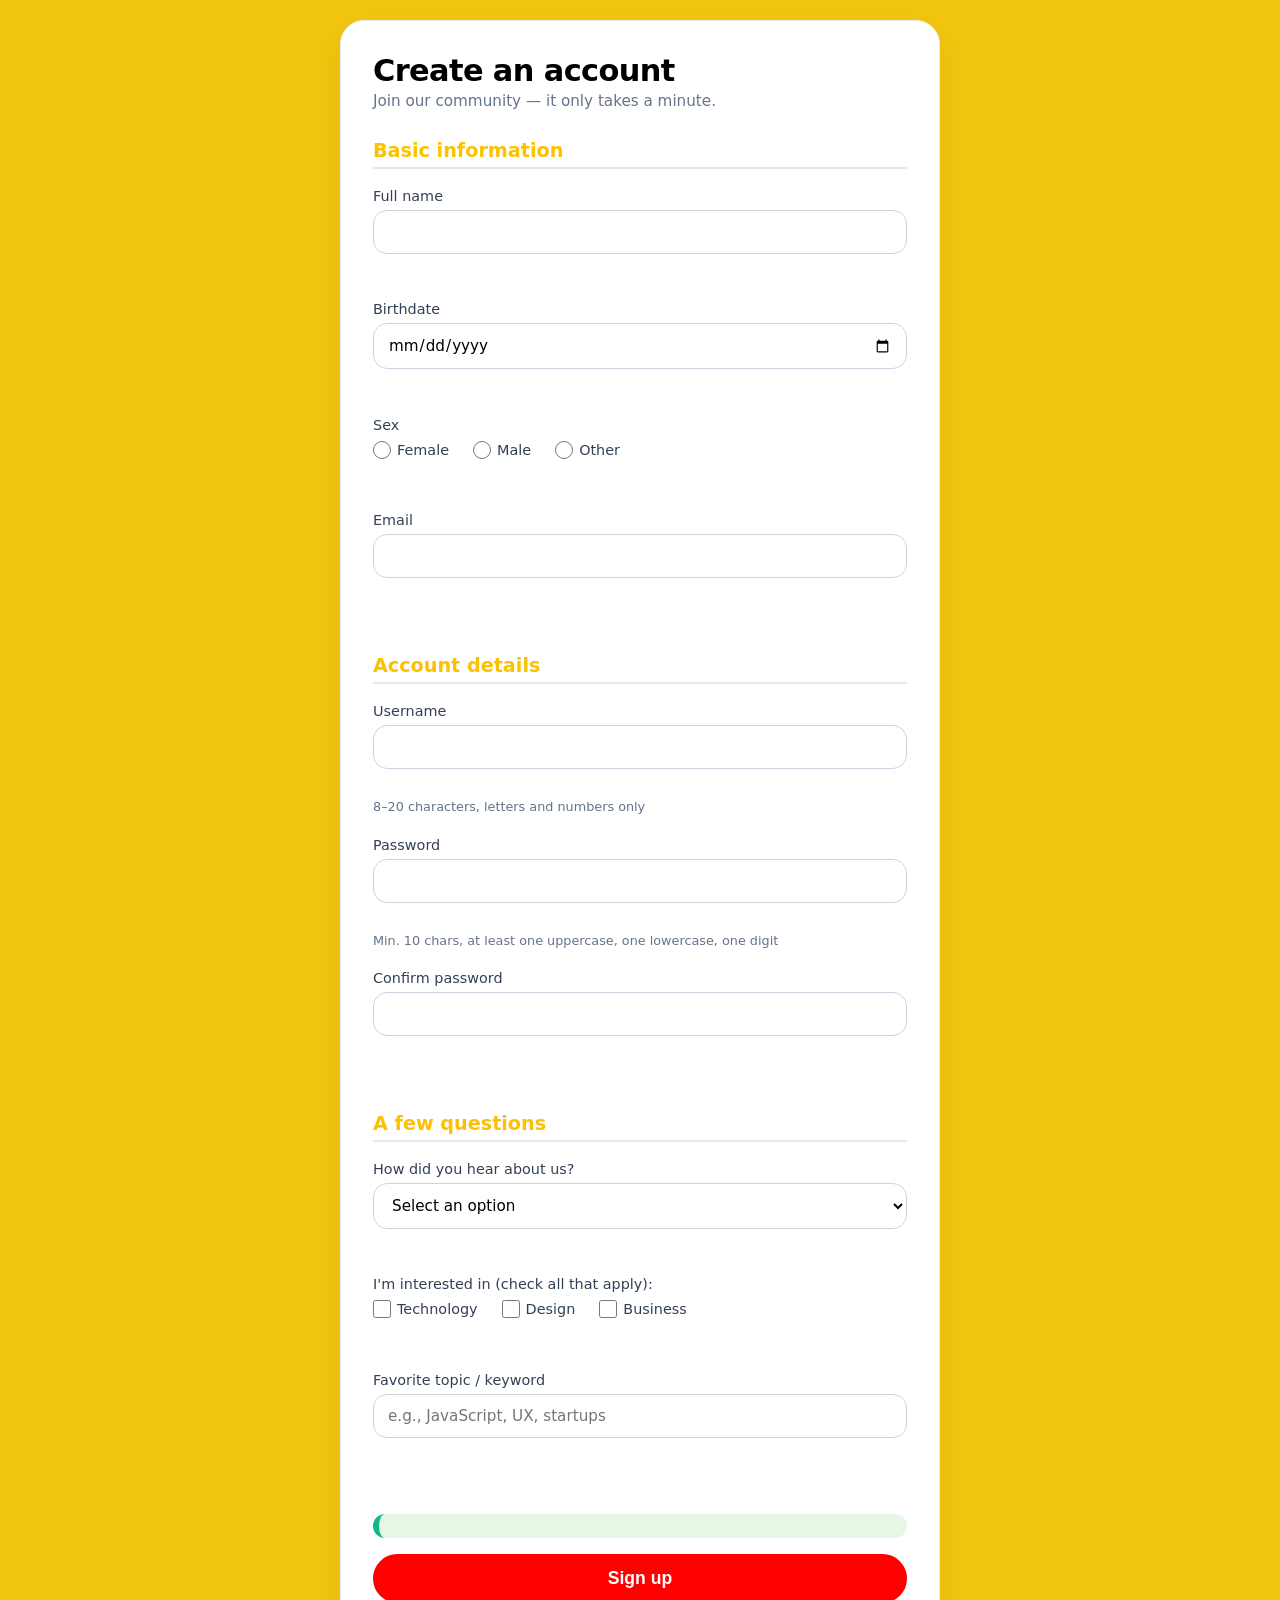
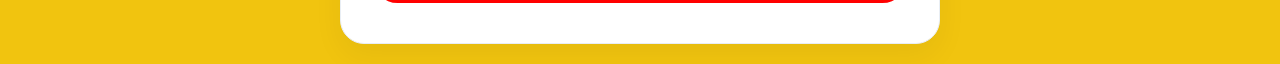
<file: index.html>
<!DOCTYPE html>
<html lang="en">
<head>
  <meta charset="UTF-8">
  <meta name="viewport" content="width=device-width, initial-scale=1.0">
  <title>Sign Up · Smart Cities, Sustainable Future</title>
    <link rel="icon" type="image/x-icon" href="SDG.png">
  <link rel="stylesheet" href="styles.css">
</head>
<body>
  <div class="signup-container">
    <h1>Create an account</h1>
    <p class="subhead">Join our community — it only takes a minute.</p>

    <form id="signupForm" onsubmit="return validateForm()">
      <!-- ========== PERSONAL INFORMATION ========== -->
      <fieldset>
        <legend>Basic information</legend>

        <!-- Full name -->
        <div class="form-group">
          <label for="fullname">Full name</label>
          <input type="text" id="fullname" name="fullname" 
                 onfocus="clearFieldError('fullnameError')" onblur="validateFullname()">
          <span id="fullnameError" class="error-message"></span>
        </div>

        <!-- Birthdate -->
        <div class="form-group">
          <label for="birthdate">Birthdate</label>
          <input type="date" id="birthdate" name="birthdate"
                 onfocus="clearFieldError('birthdateError')" onblur="validateBirthdate()">
          <span id="birthdateError" class="error-message"></span>
        </div>

        <!-- Sex (radio group) -->
        <div class="form-group">
          <span class="label-text">Sex</span>
          <div class="radio-group">
            <label><input type="radio" name="sex" value="female"> Female</label>
            <label><input type="radio" name="sex" value="male"> Male</label>
            <label><input type="radio" name="sex" value="other"> Other</label>
          </div>
          <span id="sexError" class="error-message"></span>
        </div>

        <!-- Email -->
        <div class="form-group">
          <label for="email">Email</label>
          <input type="email" id="email" name="email"
                 onfocus="clearFieldError('emailError')" onblur="validateEmail()">
          <span id="emailError" class="error-message"></span>
        </div>
      </fieldset>

      <!-- Account details -->
      <fieldset>
        <legend>Account details</legend>

        <!-- Username -->
        <div class="form-group">
          <label for="username">Username</label>
          <input type="text" id="username" name="username"
                 onfocus="clearFieldError('usernameError')" onblur="validateUsername()">
          <span id="usernameError" class="error-message"></span>
          <small>8–20 characters, letters and numbers only</small>
        </div>

        <!-- Password -->
        <div class="form-group">
          <label for="password">Password</label>
          <input type="password" id="password" name="password"
                 onfocus="clearFieldError('passwordError')" onblur="validatePassword()">
          <span id="passwordError" class="error-message"></span>
          <small>Min. 10 chars, at least one uppercase, one lowercase, one digit</small>
        </div>

        <!-- Confirm password -->
        <div class="form-group">
          <label for="confirmPassword">Confirm password</label>
          <input type="password" id="confirmPassword" name="confirmPassword"
                 onfocus="clearFieldError('confirmError')" onblur="validateConfirm()">
          <span id="confirmError" class="error-message"></span>
        </div>
      </fieldset>

      <!-- Topic Questions -->
      <fieldset>
        <legend>A few questions</legend>

        <!-- Dropdown: How did you find us? -->
        <div class="form-group">
          <label for="referrer">How did you hear about us?</label>
          <select id="referrer" name="referrer"
                  onfocus="clearFieldError('referrerError')" onchange="validateReferrer()">
            <option value="">Select an option</option>
            <option value="social">Social media</option>
            <option value="search">Search engine</option>
            <option value="friend">Friend or colleague</option>
            <option value="other">Other</option>
          </select>
          <span id="referrerError" class="error-message"></span>
        </div>

        <!-- Checkbox list: Interests (topic-related) -->
        <div class="form-group">
          <span class="label-text">I'm interested in (check all that apply):</span>
          <div class="checkbox-group">
            <label><input type="checkbox" name="interests" value="tech"> Technology</label>
            <label><input type="checkbox" name="interests" value="design"> Design</label>
            <label><input type="checkbox" name="interests" value="business"> Business</label>
          </div>
          <span id="interestsError" class="error-message"></span>
        </div>

        <!-- Third topic question: text input -->
        <div class="form-group">
          <label for="favoriteTopic">Favorite topic / keyword</label>
          <input type="text" id="favoriteTopic" name="favoriteTopic" placeholder="e.g., JavaScript, UX, startups"
                 onfocus="clearFieldError('topicError')" onblur="validateTopic()">
          <span id="topicError" class="error-message"></span>
        </div>
      </fieldset>

      <!-- Success / submission feedback -->
      <div id="formFeedback" class="success-message"></div>

      <button type="submit" class="submit-btn">Sign up</button>
    </form>
  </div>

  <script src="script.js"></script>
</body>
</html>
</file>
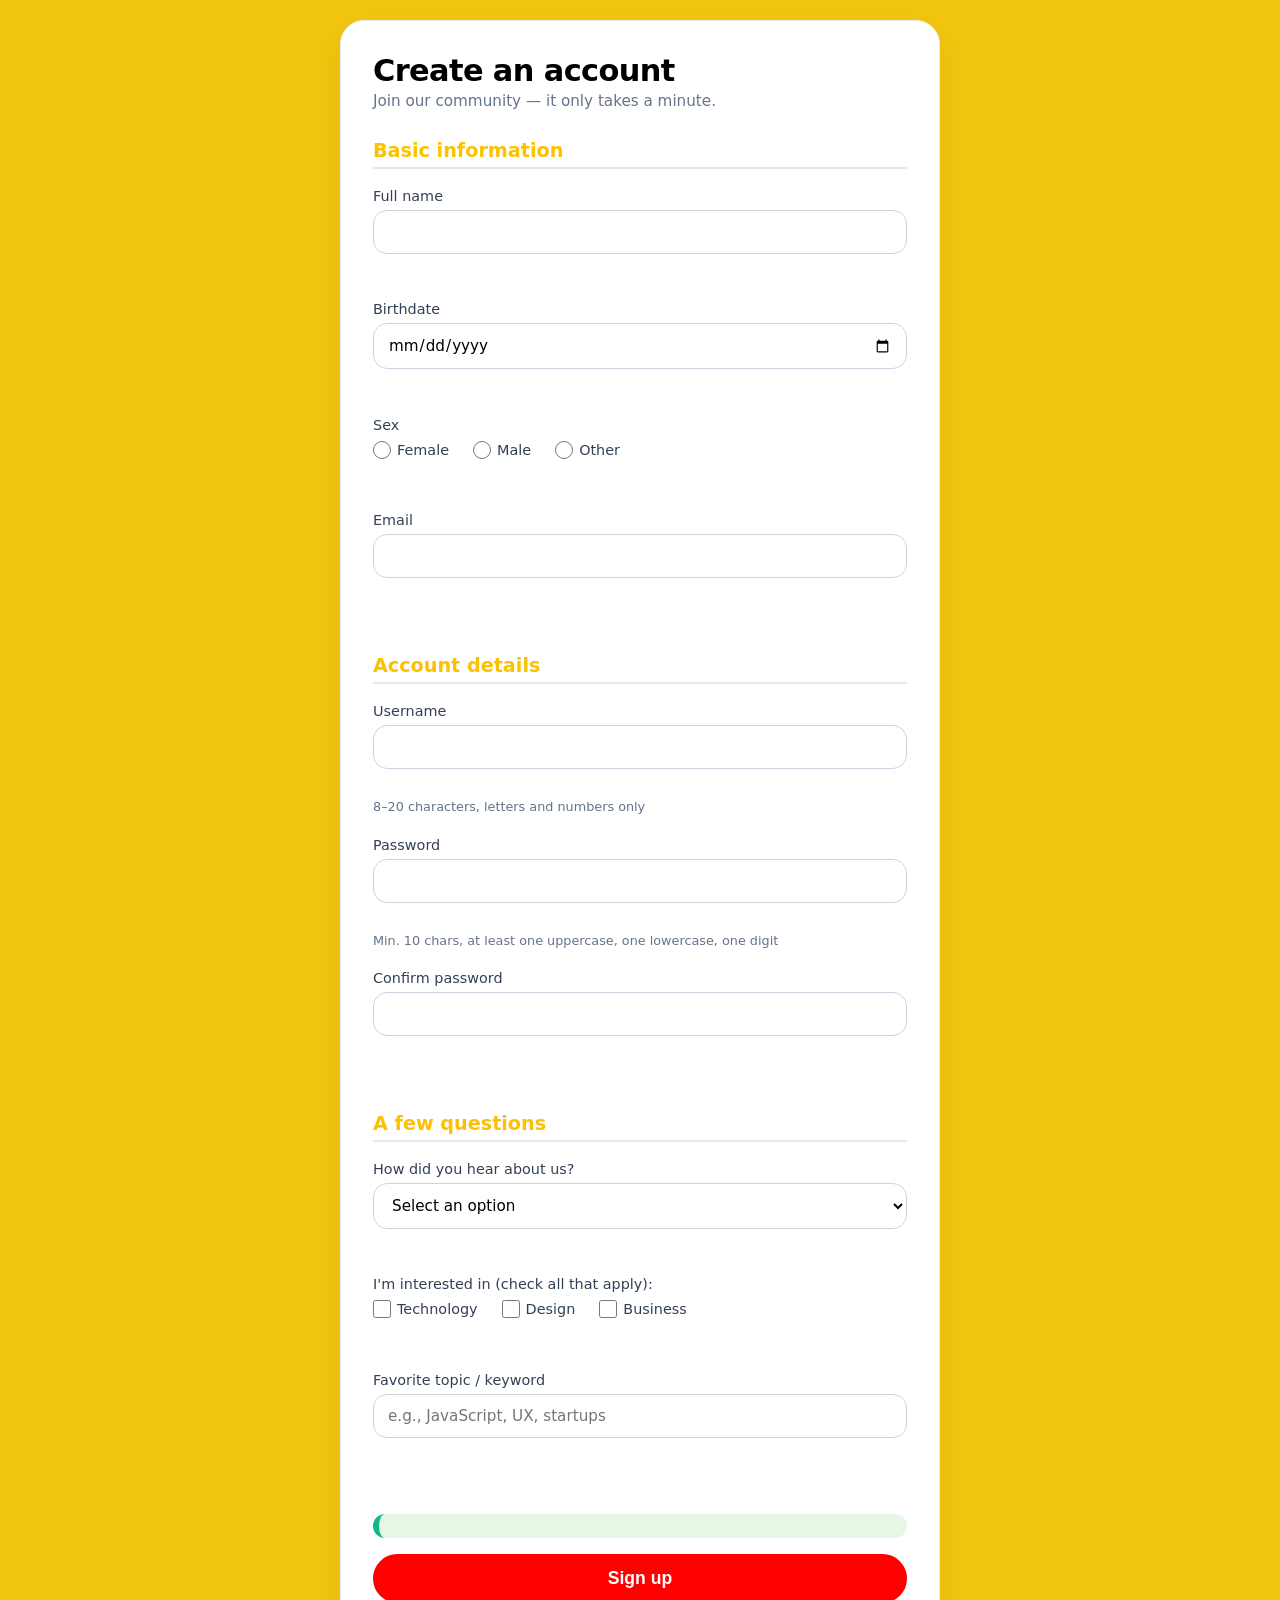
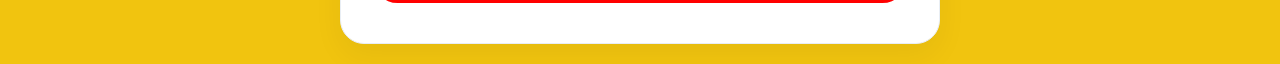
<file: signup.html>
<!DOCTYPE html>
<html lang="en">
<head>
  <meta charset="UTF-8">
  <meta name="viewport" content="width=device-width, initial-scale=1.0">
  <title>Sign Up · Smart Cities, Sustainable Future</title>
    <link rel="icon" type="image/x-icon" href="SDG.png">
  <link rel="stylesheet" href="styles.css">
</head>
<body>
  <div class="signup-container">
    <h1>Create an account</h1>
    <p class="subhead">Join our community — it only takes a minute.</p>

    <form id="signupForm" onsubmit="return validateForm()">
      <!-- ========== PERSONAL INFORMATION ========== -->
      <fieldset>
        <legend>Basic information</legend>

        <!-- Full name -->
        <div class="form-group">
          <label for="fullname">Full name</label>
          <input type="text" id="fullname" name="fullname" 
                 onfocus="clearFieldError('fullnameError')" onblur="validateFullname()">
          <span id="fullnameError" class="error-message"></span>
        </div>

        <!-- Birthdate -->
        <div class="form-group">
          <label for="birthdate">Birthdate</label>
          <input type="date" id="birthdate" name="birthdate"
                 onfocus="clearFieldError('birthdateError')" onblur="validateBirthdate()">
          <span id="birthdateError" class="error-message"></span>
        </div>

        <!-- Sex (radio group) -->
        <div class="form-group">
          <span class="label-text">Sex</span>
          <div class="radio-group">
            <label><input type="radio" name="sex" value="female"> Female</label>
            <label><input type="radio" name="sex" value="male"> Male</label>
            <label><input type="radio" name="sex" value="other"> Other</label>
          </div>
          <span id="sexError" class="error-message"></span>
        </div>

        <!-- Email -->
        <div class="form-group">
          <label for="email">Email</label>
          <input type="email" id="email" name="email"
                 onfocus="clearFieldError('emailError')" onblur="validateEmail()">
          <span id="emailError" class="error-message"></span>
        </div>
      </fieldset>

      <!-- Account details -->
      <fieldset>
        <legend>Account details</legend>

        <!-- Username -->
        <div class="form-group">
          <label for="username">Username</label>
          <input type="text" id="username" name="username"
                 onfocus="clearFieldError('usernameError')" onblur="validateUsername()">
          <span id="usernameError" class="error-message"></span>
          <small>8–20 characters, letters and numbers only</small>
        </div>

        <!-- Password -->
        <div class="form-group">
          <label for="password">Password</label>
          <input type="password" id="password" name="password"
                 onfocus="clearFieldError('passwordError')" onblur="validatePassword()">
          <span id="passwordError" class="error-message"></span>
          <small>Min. 10 chars, at least one uppercase, one lowercase, one digit</small>
        </div>

        <!-- Confirm password -->
        <div class="form-group">
          <label for="confirmPassword">Confirm password</label>
          <input type="password" id="confirmPassword" name="confirmPassword"
                 onfocus="clearFieldError('confirmError')" onblur="validateConfirm()">
          <span id="confirmError" class="error-message"></span>
        </div>
      </fieldset>

      <!-- Topic Questions -->
      <fieldset>
        <legend>A few questions</legend>

        <!-- Dropdown: How did you find us? -->
        <div class="form-group">
          <label for="referrer">How did you hear about us?</label>
          <select id="referrer" name="referrer"
                  onfocus="clearFieldError('referrerError')" onchange="validateReferrer()">
            <option value="">Select an option</option>
            <option value="social">Social media</option>
            <option value="search">Search engine</option>
            <option value="friend">Friend or colleague</option>
            <option value="other">Other</option>
          </select>
          <span id="referrerError" class="error-message"></span>
        </div>

        <!-- Checkbox list: Interests (topic-related) -->
        <div class="form-group">
          <span class="label-text">I'm interested in (check all that apply):</span>
          <div class="checkbox-group">
            <label><input type="checkbox" name="interests" value="tech"> Technology</label>
            <label><input type="checkbox" name="interests" value="design"> Design</label>
            <label><input type="checkbox" name="interests" value="business"> Business</label>
          </div>
          <span id="interestsError" class="error-message"></span>
        </div>

        <!-- Third topic question: text input -->
        <div class="form-group">
          <label for="favoriteTopic">Favorite topic / keyword</label>
          <input type="text" id="favoriteTopic" name="favoriteTopic" placeholder="e.g., JavaScript, UX, startups"
                 onfocus="clearFieldError('topicError')" onblur="validateTopic()">
          <span id="topicError" class="error-message"></span>
        </div>
      </fieldset>

      <!-- Success / submission feedback -->
      <div id="formFeedback" class="success-message"></div>

      <button type="submit" class="submit-btn">Sign up</button>
    </form>
  </div>

  <script src="script.js"></script>
</body>
</html>
</file>
<file: styles.css>
/* styles.css – clean, minimal, consistent with a modern site */
* {
  margin: 0;
  padding: 0;
  box-sizing: border-box;
}

body {
  background: #f1c40f;
  font-family: 'Segoe UI', Roboto, system-ui, sans-serif;
  display: flex;
  justify-content: center;
  align-items: center;
  min-height: 100vh;
  margin: 20px;
  color: #1e293b;
}

.signup-container {
  background: white;
  max-width: 600px;
  width: 100%;
  padding: 2rem 2rem 2.5rem;
  border-radius: 24px;
  box-shadow: 0 12px 30px rgba(0, 0, 0, 0.05);
  border: 1px solid #e9eef4;
}

h1 {
  font-weight: 600;
  font-size: 1.9rem;
  letter-spacing: -0.02em;
  color: #000000;
  margin-bottom: 0.25rem;
}

.subhead {
  color: #64748b;
  margin-bottom: 1.8rem;
  font-size: 0.95rem;
}

fieldset {
  border: none;
  padding: 0;
  margin-bottom: 1.8rem;
}

legend {
  font-weight: 600;
  font-size: 1.2rem;
  color: #fcc100;
  margin-bottom: 1.2rem;
  padding-bottom: 0.3rem;
  border-bottom: 2px solid #e2e8f0;
  width: 100%;
}

.form-group {
  margin-bottom: 1.4rem;
}

label, .label-text {
  display: block;
  font-weight: 500;
  font-size: 0.9rem;
  margin-bottom: 6px;
  color: #334155;
}

input, select {
  width: 100%;
  padding: 12px 14px;
  font-size: 0.95rem;
  border: 1.5px solid #cbd5e1;
  border-radius: 14px;
  background: white;
  transition: border 0.15s, box-shadow 0.15s;
  font-family: inherit;
}

input:focus, select:focus {
  outline: none;
  border-color: #000000;
  box-shadow: 0 0 0 4px rgba(37, 99, 235, 0.1);
}

.radio-group, .checkbox-group {
  display: flex;
  flex-wrap: wrap;
  gap: 1.5rem;
  margin: 8px 0 4px;
}

.radio-group label, .checkbox-group label {
  display: flex;
  align-items: center;
  gap: 6px;
  font-weight: 400;
  cursor: pointer;
}

input[type="radio"], input[type="checkbox"] {
  width: 18px;
  height: 18px;
  accent-color:  #f1c40f;
}

small {
  display: block;
  margin-top: 5px;
  font-size: 0.8rem;
  color: #64748b;
}

.error-message {
  display: block;
  min-height: 20px;
  margin-top: 5px;
  font-size: 0.8rem;
  color: #dc2626;
  font-weight: 500;
}

.success-message {
  margin: 16px 0 8px;
  padding: 12px 16px;
  background: #e6f7e6;
  border-left: 6px solid #10b981;
  border-radius: 12px;
  color: #065f46;
  font-weight: 500;
  font-size: 0.95rem;
}

.submit-btn {
  background: #ff0000;
  color: white;
  border: none;
  padding: 14px 24px;
  font-size: 1.1rem;
  font-weight: 600;
  border-radius: 40px;
  width: 100%;
  cursor: pointer;
  transition: background 0.2s, transform 0.05s;
  margin-top: 8px;
}

.submit-btn:hover {
  background:  #f1c40f;
}

.submit-btn:active {
  transform: scale(0.98);
}
</file>
